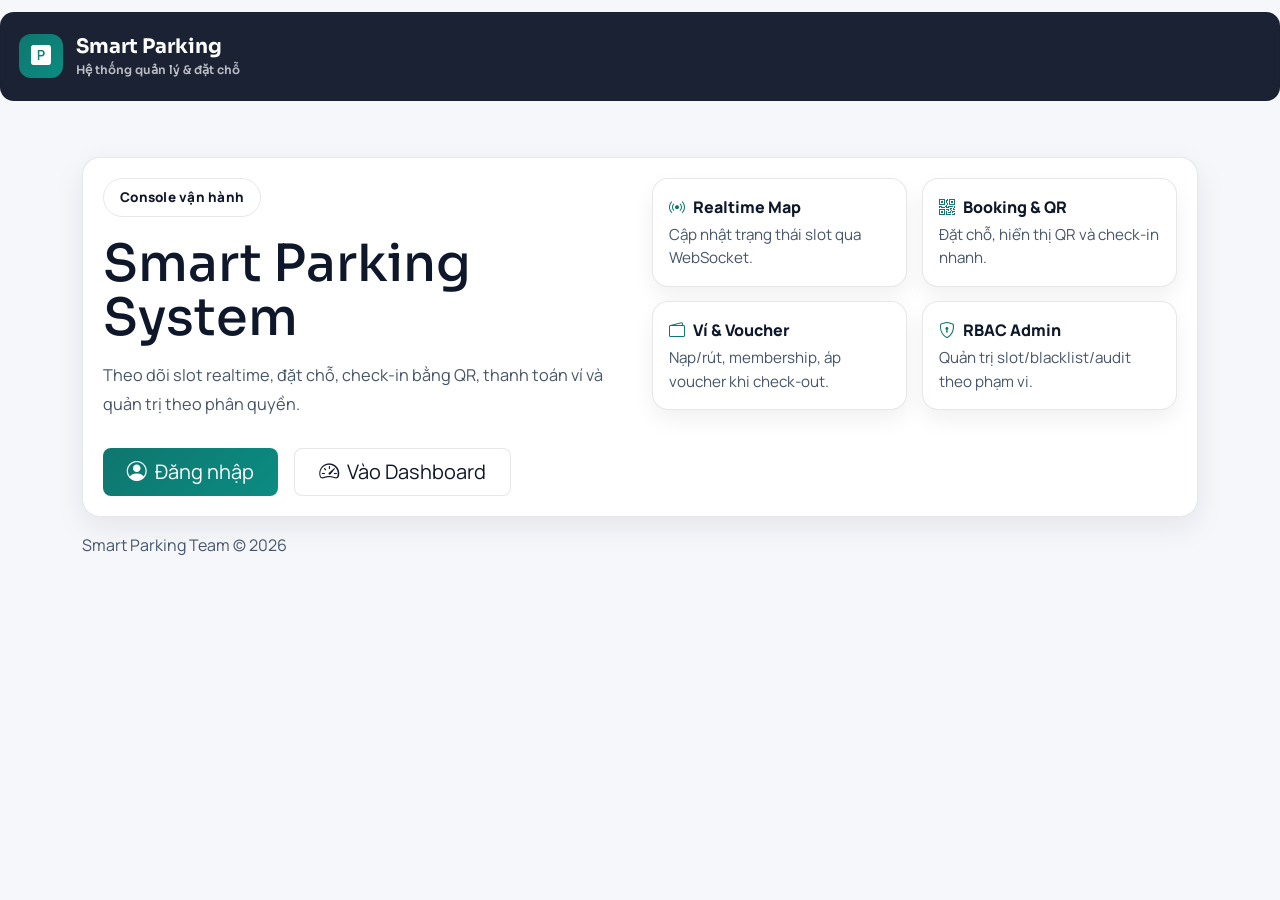
<file: frontend/index.html>
<!DOCTYPE html>
<html lang="vi">

<head>
    <meta charset="UTF-8">
    <meta name="viewport" content="width=device-width, initial-scale=1.0">
    <title>Smart Parking System</title>
    <link rel="preconnect" href="https://fonts.googleapis.com">
    <link rel="preconnect" href="https://fonts.gstatic.com" crossorigin>
    <link href="https://fonts.googleapis.com/css2?family=Manrope:wght@400;500;600;700;800&family=Sora:wght@600;700;800&display=swap" rel="stylesheet">
    <link href="https://cdn.jsdelivr.net/npm/bootstrap@5.3.0/dist/css/bootstrap.min.css" rel="stylesheet">
    <link rel="stylesheet" href="https://cdn.jsdelivr.net/npm/bootstrap-icons@1.11.0/font/bootstrap-icons.css">
    <link rel="icon" href="/assets/icon.svg" type="image/svg+xml">
    <link rel="manifest" href="manifest.json">
    <meta name="theme-color" content="#0d6efd">
    <link rel="stylesheet" href="css/style.css">
</head>

<body class="landing-page theme-minimal">

    <nav class="navbar navbar-expand-lg navbar-dark sticky-top dashboard-navbar app-topbar">
        <div class="container-fluid dashboard-navbar-inner">
            <a class="navbar-brand dashboard-brand" href="index.html">
                <span class="brand-mark"><i class="bi bi-p-square-fill"></i></span>
                <span>
                    <strong>Smart Parking</strong>
                    <small>Hệ thống quản lý & đặt chỗ</small>
                </span>
            </a>
        </div>
    </nav>

    <main class="landing-shell container py-4 py-lg-5 app-shell">
        <section class="app-surface">
            <div class="app-surface-body">
                <div class="row g-4 align-items-start">
                    <div class="col-lg-6">
                        <span class="eyebrow-pill">
                            Console vận hành
                        </span>
                        <h1 class="landing-title">Smart Parking System</h1>
                        <p class="landing-text">
                            Theo dõi slot realtime, đặt chỗ, check-in bằng QR, thanh toán ví và quản trị theo phân quyền.
                        </p>

                        <div class="landing-actions mb-0">
                            <button id="btnLogin" class="btn btn-brand btn-lg px-4">
                                <i class="bi bi-person-circle me-2"></i>Đăng nhập
                            </button>
                            <button id="btnDashboard" class="btn btn-ghost btn-lg px-4">
                                <i class="bi bi-speedometer2 me-2"></i>Vào Dashboard
                            </button>
                        </div>
                    </div>

                    <div class="col-lg-6">
                        <div class="module-grid">
                            <div class="module-card">
                                <div class="module-card-title"><i class="bi bi-broadcast"></i>Realtime Map</div>
                                <p class="module-card-desc">Cập nhật trạng thái slot qua WebSocket.</p>
                            </div>
                            <div class="module-card">
                                <div class="module-card-title"><i class="bi bi-qr-code"></i>Booking & QR</div>
                                <p class="module-card-desc">Đặt chỗ, hiển thị QR và check-in nhanh.</p>
                            </div>
                            <div class="module-card">
                                <div class="module-card-title"><i class="bi bi-wallet2"></i>Ví & Voucher</div>
                                <p class="module-card-desc">Nạp/rút, membership, áp voucher khi check-out.</p>
                            </div>
                            <div class="module-card">
                                <div class="module-card-title"><i class="bi bi-shield-lock"></i>RBAC Admin</div>
                                <p class="module-card-desc">Quản trị slot/blacklist/audit theo phạm vi.</p>
                            </div>
                        </div>
                    </div>
                </div>
            </div>
        </section>

        <footer class="landing-footer">
            <span>Smart Parking Team © 2026</span>
        </footer>
    </main>

    <script src="https://cdn.jsdelivr.net/npm/bootstrap@5.3.0/dist/js/bootstrap.bundle.min.js"></script>

    <!-- Shared config (API/route constants) -->
    <script src="js/config.js"></script>

    <!-- Navigation Logic -->
    <script>
        // Nút "Đăng Nhập"
        document.getElementById('btnLogin').addEventListener('click', function () {
            // Old (kept): window.location.href = '/login';
            window.location.href = (typeof FRONTEND_LOGIN_URL !== 'undefined' && FRONTEND_LOGIN_URL)
                ? FRONTEND_LOGIN_URL
                : 'login.html';
        });

        // Nút "Dashboard" - Kiểm tra auth trước
        document.getElementById('btnDashboard').addEventListener('click', function () {
            let user = null;

            try {
                user = JSON.parse(localStorage.getItem('user') || 'null');
            } catch (e) {
                localStorage.removeItem('user');
            }

            if (user && user.token) {
                // Đã đăng nhập -> Vào dashboard
                // Old (kept): window.location.href = '/dashboard';
                window.location.href = (typeof FRONTEND_DASHBOARD_URL !== 'undefined' && FRONTEND_DASHBOARD_URL)
                    ? FRONTEND_DASHBOARD_URL
                    : 'dashboard.html';
            } else {
                localStorage.removeItem('user');
                // Chưa đăng nhập -> Hỏi có muốn đăng nhập không
                if (confirm('Bạn cần đăng nhập để truy cập Dashboard.\n\nChuyển đến trang đăng nhập?')) {
                    // Old (kept): window.location.href = '/login';
                    window.location.href = (typeof FRONTEND_LOGIN_URL !== 'undefined' && FRONTEND_LOGIN_URL)
                        ? FRONTEND_LOGIN_URL
                        : 'login.html';
                }
            }
        });
    </script>
</body>

</html>
</file>
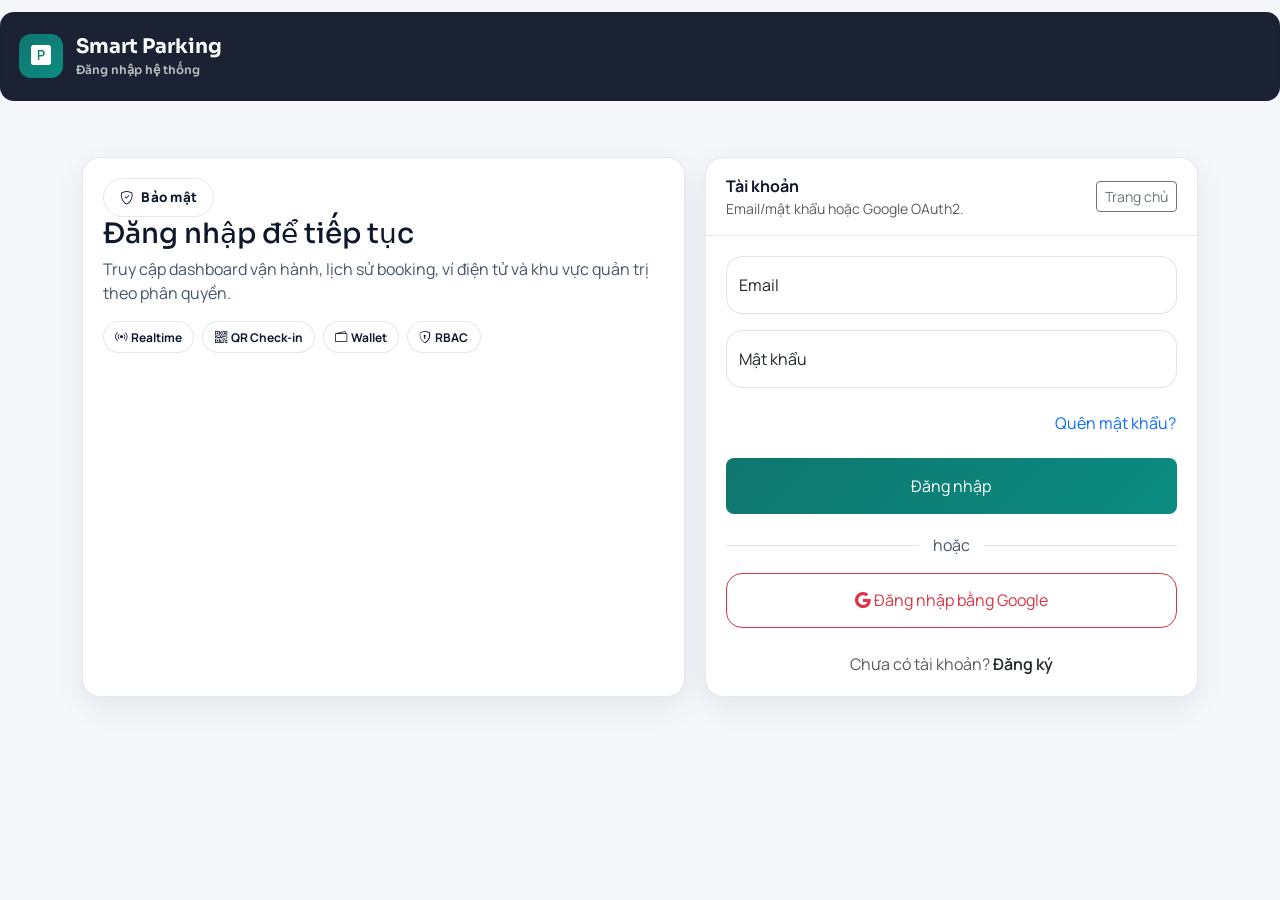
<file: frontend/login.html>
<!DOCTYPE html>
<html lang="vi">

<head>
    <meta charset="UTF-8">
    <meta name="viewport" content="width=device-width, initial-scale=1.0">
    <title>Đăng Nhập - Smart Parking</title>
    <link rel="preconnect" href="https://fonts.googleapis.com">
    <link rel="preconnect" href="https://fonts.gstatic.com" crossorigin>
    <link href="https://fonts.googleapis.com/css2?family=Manrope:wght@400;500;600;700;800&family=Sora:wght@600;700;800&display=swap" rel="stylesheet">
    <link href="https://cdn.jsdelivr.net/npm/bootstrap@5.3.0/dist/css/bootstrap.min.css" rel="stylesheet">
    <link rel="stylesheet" href="https://cdn.jsdelivr.net/npm/bootstrap-icons@1.11.0/font/bootstrap-icons.css">
    <link rel="icon" href="/assets/icon.svg" type="image/svg+xml">
    <link rel="manifest" href="manifest.json">
    <meta name="theme-color" content="#0d6efd">
    <link rel="stylesheet" href="css/style.css">
</head>

<body class="auth-page theme-minimal">

    <nav class="navbar navbar-expand-lg navbar-dark sticky-top dashboard-navbar app-topbar">
        <div class="container-fluid dashboard-navbar-inner">
            <a class="navbar-brand dashboard-brand" href="index.html">
                <span class="brand-mark"><i class="bi bi-p-square-fill"></i></span>
                <span>
                    <strong>Smart Parking</strong>
                    <small>Đăng nhập hệ thống</small>
                </span>
            </a>
        </div>
    </nav>

    <main class="auth-shell container py-4 py-lg-5 app-shell">
        <div class="auth-layout">
            <section class="auth-panel">
                <span class="eyebrow-pill"><i class="bi bi-shield-check"></i> Bảo mật</span>
                <h1 class="h3">Đăng nhập để tiếp tục</h1>
                <p>Truy cập dashboard vận hành, lịch sử booking, ví điện tử và khu vực quản trị theo phân quyền.</p>

                <div class="auth-badges">
                    <span class="badge rounded-pill"><i class="bi bi-broadcast me-1"></i>Realtime</span>
                    <span class="badge rounded-pill"><i class="bi bi-qr-code me-1"></i>QR Check-in</span>
                    <span class="badge rounded-pill"><i class="bi bi-wallet2 me-1"></i>Wallet</span>
                    <span class="badge rounded-pill"><i class="bi bi-shield-lock me-1"></i>RBAC</span>
                </div>
            </section>

            <section class="app-surface">
                <div class="app-surface-header">
                    <div>
                        <div class="fw-bold">Tài khoản</div>
                        <div class="text-muted small">Email/mật khẩu hoặc Google OAuth2.</div>
                    </div>
                    <a href="index.html" class="btn btn-outline-secondary btn-sm">Trang chủ</a>
                </div>
                <div class="app-surface-body">
                    <div class="card auth-card border-0">
                        <div class="card-body p-0">
                            <form id="loginForm">
                                <div class="form-floating mb-3">
                                    <input type="email" class="form-control auth-input" id="floatingInput" placeholder="name@example.com">
                                    <label for="floatingInput">Email</label>
                                </div>
                                <div class="form-floating mb-3">
                                    <input type="password" class="form-control auth-input" id="floatingPassword" placeholder="Password">
                                    <label for="floatingPassword">Mật khẩu</label>
                                </div>
                                <div class="d-flex justify-content-end mb-3">
                                    <button type="button" class="btn btn-link px-0 text-decoration-none" id="btnShowForgotPassword">Quên mật khẩu?</button>
                                </div>
                                <button class="btn btn-brand w-100 py-3 rounded-3" type="submit">Đăng nhập</button>
                            </form>

                            <form id="forgotPasswordForm" class="d-none">
                                <div class="form-floating mb-3">
                                    <input type="email" class="form-control auth-input" id="forgotEmail" placeholder="name@example.com">
                                    <label for="forgotEmail">Email</label>
                                </div>
                                <button class="btn btn-brand w-100 py-3 rounded-3" type="submit">Gửi yêu cầu reset</button>
                                <div class="text-center mt-3">
                                    <button type="button" class="btn btn-link text-decoration-none" id="btnShowResetPassword">Mình đã có token reset</button>
                                </div>
                                <div class="text-center">
                                    <button type="button" class="btn btn-link text-decoration-none" id="btnBackToLoginFromForgot">Quay lại đăng nhập</button>
                                </div>
                            </form>

                            <form id="resetPasswordForm" class="d-none">
                                <div class="form-floating mb-3">
                                    <input type="email" class="form-control auth-input" id="resetEmail" placeholder="name@example.com">
                                    <label for="resetEmail">Email</label>
                                </div>
                                <div class="form-floating mb-3">
                                    <input type="text" class="form-control auth-input" id="resetToken" placeholder="Token">
                                    <label for="resetToken">Token reset</label>
                                </div>
                                <div class="form-floating mb-3">
                                    <input type="password" class="form-control auth-input" id="resetNewPassword" placeholder="Mật khẩu mới">
                                    <label for="resetNewPassword">Mật khẩu mới</label>
                                </div>
                                <div class="form-floating mb-3">
                                    <input type="password" class="form-control auth-input" id="resetConfirmPassword" placeholder="Xác nhận mật khẩu">
                                    <label for="resetConfirmPassword">Xác nhận mật khẩu</label>
                                </div>
                                <button class="btn btn-brand w-100 py-3 rounded-3" type="submit">Đặt lại mật khẩu</button>
                                <div class="text-center mt-3">
                                    <button type="button" class="btn btn-link text-decoration-none" id="btnBackToLoginFromReset">Quay lại đăng nhập</button>
                                </div>
                            </form>

                            <div class="auth-divider"><span>hoặc</span></div>

                            <a id="googleLoginBtn" class="btn btn-outline-danger w-100 auth-google-btn" href="/oauth2/authorization/google">
                                <i class="bi bi-google"></i> Đăng nhập bằng Google
                            </a>

                            <div class="text-center mt-4">
                                <span class="text-muted">Chưa có tài khoản?</span>
                                <a href="register.html" class="text-decoration-none fw-semibold">Đăng ký</a>
                            </div>
                        </div>
                    </div>
                </div>
            </section>
        </div>
    </main>

    <!-- Bootstrap JS -->
    <script src="https://cdn.jsdelivr.net/npm/bootstrap@5.3.0/dist/js/bootstrap.bundle.min.js"></script>

    <!-- Config -->
    <script src="js/config.js?v=20260318e"></script>

    <!-- Auth Logic -->
    <script src="js/auth.js?v=20260318e"></script>

    <!-- Thông báo khi bị redirect do token hết hạn -->
    <script>
        document.addEventListener('DOMContentLoaded', function () {
            const params = new URLSearchParams(window.location.search);
            const reason = params.get('reason');
            const oauth2Error = params.get('error');

            function prependAlert(type, html) {
                const container = document.querySelector('.card-body') || document.querySelector('main');
                if (!container) {
                    return;
                }

                const alert = document.createElement('div');
                alert.className = `alert alert-${type} alert-dismissible fade show mt-2`;
                alert.innerHTML = `${html}<button type="button" class="btn-close" data-bs-dismiss="alert"></button>`;
                container.insertBefore(alert, container.firstChild);
            }

            if (reason === 'expired') {
                prependAlert('warning', '<i class="bi bi-exclamation-triangle me-1"></i><strong>Phiên đăng nhập hết hạn.</strong> Vui lòng đăng nhập lại.');
            }

            if (oauth2Error === 'oauth2') {
                prependAlert('danger', '<i class="bi bi-google me-1"></i><strong>Đăng nhập Google thất bại.</strong> Vui lòng thử lại và kiểm tra cấu hình OAuth2 callback.');
            }

            if (oauth2Error === 'oauth2_db') {
                prependAlert('danger', '<i class="bi bi-database-exclamation me-1"></i><strong>Đăng nhập Google lỗi khi lưu user.</strong> Kiểm tra log backend và schema bảng users.');
            }

            if (oauth2Error === 'disabled') {
                prependAlert('danger', '<i class="bi bi-slash-circle me-1"></i><strong>Tài khoản đã bị vô hiệu hóa.</strong> Vui lòng liên hệ quản trị viên.');
            }

            try {
                const debugReason = sessionStorage.getItem('sp_auth_redirect_reason');
                if (debugReason) {
                    prependAlert('info', `<i class="bi bi-bug me-1"></i><strong>Auth debug:</strong> ${debugReason}`);
                    sessionStorage.removeItem('sp_auth_redirect_reason');
                }
            } catch (e) {
                // ignore
            }
        });
    </script>

</body>

</html>
</file>
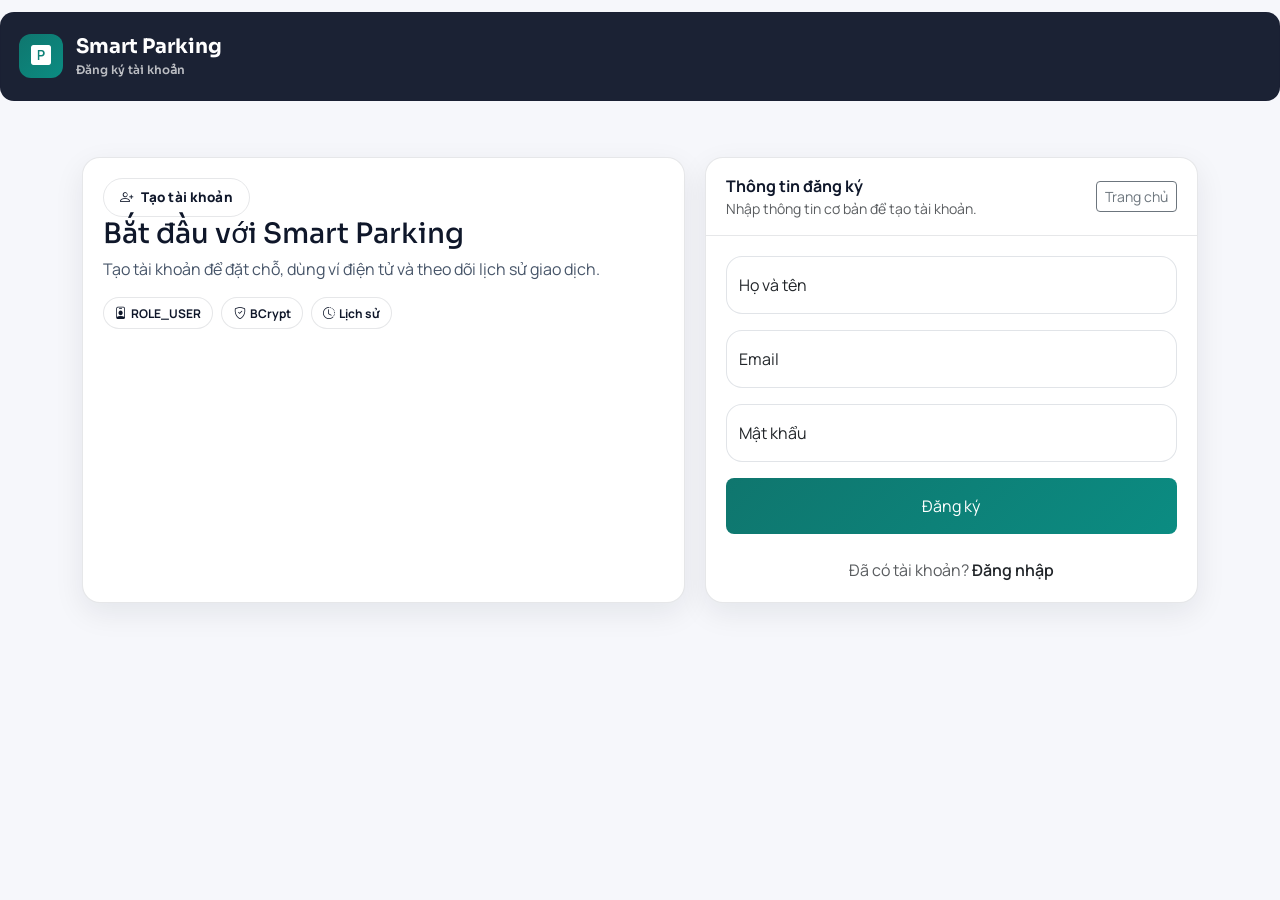
<file: frontend/register.html>
<!DOCTYPE html>
<html lang="vi">

<head>
    <meta charset="UTF-8">
    <meta name="viewport" content="width=device-width, initial-scale=1.0">
    <title>Đăng Ký - Smart Parking</title>
    <link rel="preconnect" href="https://fonts.googleapis.com">
    <link rel="preconnect" href="https://fonts.gstatic.com" crossorigin>
    <link href="https://fonts.googleapis.com/css2?family=Manrope:wght@400;500;600;700;800&family=Sora:wght@600;700;800&display=swap" rel="stylesheet">
    <link href="https://cdn.jsdelivr.net/npm/bootstrap@5.3.0/dist/css/bootstrap.min.css" rel="stylesheet">
    <link rel="stylesheet" href="https://cdn.jsdelivr.net/npm/bootstrap-icons@1.11.0/font/bootstrap-icons.css">
    <link rel="icon" href="/assets/icon.svg" type="image/svg+xml">
    <link rel="manifest" href="manifest.json">
    <meta name="theme-color" content="#0d6efd">
    <link rel="stylesheet" href="css/style.css">
</head>

<body class="auth-page theme-minimal">

    <nav class="navbar navbar-expand-lg navbar-dark sticky-top dashboard-navbar app-topbar">
        <div class="container-fluid dashboard-navbar-inner">
            <a class="navbar-brand dashboard-brand" href="index.html">
                <span class="brand-mark"><i class="bi bi-p-square-fill"></i></span>
                <span>
                    <strong>Smart Parking</strong>
                    <small>Đăng ký tài khoản</small>
                </span>
            </a>
        </div>
    </nav>

    <main class="auth-shell container py-4 py-lg-5 app-shell">
        <div class="auth-layout">
            <section class="auth-panel">
                <span class="eyebrow-pill"><i class="bi bi-person-plus"></i> Tạo tài khoản</span>
                <h1 class="h3">Bắt đầu với Smart Parking</h1>
                <p>Tạo tài khoản để đặt chỗ, dùng ví điện tử và theo dõi lịch sử giao dịch.</p>

                <div class="auth-badges">
                    <span class="badge rounded-pill"><i class="bi bi-person-badge me-1"></i>ROLE_USER</span>
                    <span class="badge rounded-pill"><i class="bi bi-shield-check me-1"></i>BCrypt</span>
                    <span class="badge rounded-pill"><i class="bi bi-clock-history me-1"></i>Lịch sử</span>
                </div>
            </section>

            <section class="app-surface">
                <div class="app-surface-header">
                    <div>
                        <div class="fw-bold">Thông tin đăng ký</div>
                        <div class="text-muted small">Nhập thông tin cơ bản để tạo tài khoản.</div>
                    </div>
                    <a href="index.html" class="btn btn-outline-secondary btn-sm">Trang chủ</a>
                </div>
                <div class="app-surface-body">
                    <div class="card auth-card border-0">
                        <div class="card-body p-0">
                            <form id="registerForm">
                                <div class="form-floating mb-3">
                                    <input type="text" class="form-control auth-input" id="fullName" placeholder="Nguyễn Văn A" required>
                                    <label for="fullName">Họ và tên</label>
                                </div>

                                <div class="form-floating mb-3">
                                    <input type="email" class="form-control auth-input" id="email" placeholder="name@example.com" required>
                                    <label for="email">Email</label>
                                </div>

                                <div class="form-floating mb-3">
                                    <input type="password" class="form-control auth-input" id="password" placeholder="Password" required>
                                    <label for="password">Mật khẩu</label>
                                </div>

                                <button class="btn btn-brand w-100 py-3 rounded-3" type="submit">Đăng ký</button>
                            </form>

                            <div class="text-center mt-4">
                                <span class="text-muted">Đã có tài khoản?</span>
                                <a href="login.html" class="text-decoration-none fw-semibold">Đăng nhập</a>
                            </div>
                        </div>
                    </div>
                </div>
            </section>
        </div>
    </main>

    <script src="https://cdn.jsdelivr.net/npm/bootstrap@5.3.0/dist/js/bootstrap.bundle.min.js"></script>
    <script src="js/config.js"></script>
    <script src="js/auth.js"></script>
</body>

</html>
</file>
<file: frontend/css/style.css>
/**
 * CSS cho Smart Parking Dashboard
 * Tính năng #5 - Real-time Map Update (UI)
 *
 * Note (Mar 2026): File đã được tinh gọn theo usage hiện tại.
 * - Giữ nguyên JS/APIs, chỉ tập trung theme-minimal và các selector đang được dùng.
 */

:root {
    --brand-ink: #0c2340;
    --brand-ink-soft: #314a67;
    --brand-accent: #0f766e;
    --brand-accent-strong: #115e59;
    --brand-card: rgba(255, 255, 255, 0.78);
    --brand-line: rgba(12, 35, 64, 0.1);
    --brand-shadow: 0 24px 70px rgba(16, 41, 63, 0.16);
}

html {
    scroll-behavior: smooth;
}

body {
    font-family: 'Manrope', sans-serif;
    color: var(--brand-ink);
    min-height: 100vh;
    background: #f6f7fb;
}

h1,
h2,
h3,
h4,
h5,
h6,
.navbar-brand,
.landing-title {
    font-family: 'Sora', sans-serif;
}

a {
    color: inherit;
}

.landing-page,
.auth-page,
.dashboard-page {
    position: relative;
    overflow-x: hidden;
}

.landing-shell,
.auth-shell,
.dashboard-shell,
.dashboard-navbar {
    position: relative;
    z-index: 1;
}

/* ============================================
   Landing/Auth shared components
   ============================================ */

.eyebrow-pill {
    display: inline-flex;
    align-items: center;
    gap: 0.5rem;
    padding: 0.55rem 1rem;
    border-radius: 999px;
    background: transparent;
    color: var(--brand-ink);
    font-size: 0.84rem;
    font-weight: 800;
    letter-spacing: 0.02em;
    border: 1px solid var(--brand-line);
}

.btn-brand {
    background: linear-gradient(135deg, var(--brand-accent) 0%, #0b8c82 100%);
    border: 0;
    color: #fff;
    box-shadow: none;
}

.btn-brand:hover,
.btn-brand:focus {
    color: #fff;
    background: linear-gradient(135deg, #0d675f 0%, #08786f 100%);
}

.btn-ghost {
    background: #fff;
    border: 1px solid var(--brand-line);
    color: var(--brand-ink);
}

.btn-ghost:hover,
.btn-ghost:focus {
    background: #fff;
    color: var(--brand-ink);
}

.landing-title {
    margin: 1.25rem 0 1rem;
    font-size: clamp(2rem, 4vw, 3.2rem);
    line-height: 1.05;
}

.landing-text {
    color: var(--brand-ink-soft);
    font-size: 1.02rem;
    line-height: 1.8;
}

.landing-actions {
    display: flex;
    flex-wrap: wrap;
    gap: 1rem;
    margin: 1.75rem 0 2rem;
}

.landing-footer {
    display: flex;
    justify-content: space-between;
    flex-wrap: wrap;
    gap: 0.75rem;
    padding: 1rem 0 0;
    color: var(--brand-ink-soft);
}

/* Auth form bits (login/register) */
.auth-card {
    background: #ffffff;
}

.auth-input,
.auth-card .form-control,
.auth-card .form-select,
.dashboard-form-card .form-control,
.dashboard-form-card .form-select {
    border-radius: 16px;
    border-color: rgba(12, 35, 64, 0.12);
}

.auth-divider {
    position: relative;
    text-align: center;
    margin: 1.2rem 0 1rem;
}

.auth-divider::before {
    content: '';
    position: absolute;
    top: 50%;
    left: 0;
    right: 0;
    height: 1px;
    background: rgba(12, 35, 64, 0.12);
}

.auth-divider span {
    position: relative;
    z-index: 1;
    display: inline-block;
    padding: 0 0.9rem;
    background: #ffffff;
    color: var(--brand-ink-soft);
}

.auth-google-btn {
    border-radius: 16px;
    padding: 0.9rem 1rem;
}

/* ============================================
   Dashboard navbar + cards
   ============================================ */

.dashboard-navbar {
    padding-top: 1rem;
}

.dashboard-navbar-inner {
    background: rgba(15, 23, 42, 0.95);
    border: 1px solid rgba(15, 23, 42, 0.08);
    border-radius: 14px;
    padding: 0.9rem 1.1rem;
    box-shadow: none;
}

.dashboard-brand {
    display: inline-flex;
    align-items: center;
    gap: 0.85rem;
    color: #fff;
    text-decoration: none;
}

.dashboard-brand small {
    display: block;
    color: rgba(255, 255, 255, 0.7);
    font-size: 0.74rem;
    font-weight: 600;
}

.brand-mark {
    width: 44px;
    height: 44px;
    border-radius: 12px;
    display: grid;
    place-items: center;
    background: linear-gradient(135deg, var(--brand-accent) 0%, #0b8c82 100%);
    font-size: 1.25rem;
}

.dashboard-navbar .navbar-nav .nav-link {
    color: rgba(255, 255, 255, 0.78);
    font-weight: 600;
}

.dashboard-navbar .navbar-nav .nav-link.active,
.dashboard-navbar .navbar-nav .nav-link:hover {
    color: #fff;
}

.dashboard-userbar {
    gap: 1rem;
}

.userbar-copy {
    display: flex;
    flex-direction: column;
    align-items: flex-end;
}

.userbar-label {
    color: rgba(255, 255, 255, 0.7);
    font-size: 0.85rem;
}

.dashboard-card {
    border-radius: 16px;
    border: 1px solid var(--brand-line);
    background: #ffffff;
    box-shadow: var(--brand-shadow);
}

.dashboard-card-header {
    background: transparent;
    border-bottom: 1px solid var(--brand-line);
}

.dashboard-map-body {
    background: #ffffff;
}

.legend-group .badge {
    padding: 0.6rem 0.8rem;
}

.dashboard-side-header {
    border-bottom: 1px solid var(--brand-line);
}

.dashboard-side-body {
    background: #ffffff;
}

.side-section-block,
.wallet-summary-card,
.membership-card,
.dashboard-form-card {
    border-radius: 16px;
}

.side-section-block,
.dashboard-form-card {
    padding: 1rem;
    background: #ffffff;
    border: 1px solid rgba(12, 35, 64, 0.08);
}

.wallet-summary-card {
    /* Wallet summary is rendered with a light background (bg-light in HTML).
       Keep text dark to avoid white-on-light contrast issues. */
    background: #f8f9fa;
    color: #0f172a;
    border: 1px solid rgba(12, 35, 64, 0.08);
}

.wallet-summary-card .text-muted,
.wallet-summary-card .small,
.wallet-summary-card #membershipSummaryText {
    color: rgba(15, 23, 42, 0.72) !important;
}

.membership-card {
    border-color: rgba(12, 35, 64, 0.08) !important;
    box-shadow: inset 0 1px 0 rgba(255, 255, 255, 0.7);
}

.admin-console-card {
    overflow: hidden;
}

.admin-console-header {
    background: #0f172a !important;
}

.admin-console-body {
    background: #ffffff;
}

/* ============================================
   Parking slot styles
   ============================================ */

.parking-slot {
    width: 124px;
    height: 104px;
    border: 1px solid rgba(12, 35, 64, 0.08);
    border-radius: 16px;
    display: flex;
    flex-direction: column;
    align-items: center;
    justify-content: center;
    cursor: pointer;
    transition: transform 0.15s ease, border-color 0.15s ease;
    font-weight: 500;
    box-shadow: none;
}

.parking-slot:hover {
    transform: translateY(-2px);
}

.slot-name {
    font-size: 1rem;
    font-weight: 800;
    font-family: 'Sora', sans-serif;
    margin-bottom: 0.3rem;
}

.slot-status {
    font-size: 0.72rem;
    text-transform: uppercase;
    letter-spacing: 0.08em;
}

.slot-available {
    background: linear-gradient(135deg, #d8f6ed 0%, #bcebdc 100%);
    border-color: rgba(22, 163, 74, 0.32);
    color: #155724;
}

.slot-available:hover {
    background: linear-gradient(135deg, #ccf4e5 0%, #afe3d1 100%);
    border-color: rgba(22, 163, 74, 0.42);
}

.slot-reserved {
    background: linear-gradient(135deg, #fff2c9 0%, #ffe0a0 100%);
    border-color: rgba(245, 158, 11, 0.38);
    color: #856404;
    cursor: not-allowed;
}

.slot-occupied {
    background: linear-gradient(135deg, #ffd9d9 0%, #ffbdbd 100%);
    border-color: rgba(220, 53, 69, 0.35);
    color: #721c24;
    cursor: not-allowed;
}

.slot-maintenance {
    background: linear-gradient(135deg, #edf0f4 0%, #dde3ea 100%);
    border-color: rgba(108, 117, 125, 0.28);
    color: #383d41;
    cursor: not-allowed;
}

@keyframes pulse {
    0%,
    100% {
        opacity: 1;
    }

    50% {
        opacity: 0.7;
    }
}

.parking-slot.updating {
    animation: pulse 1s ease-in-out;
}

.parking-slot.slot-selected {
    outline: 3px solid #0d6efd;
    outline-offset: 2px;
    transform: scale(1.06);
}

/* ============================================
   Booking/QR/UI helpers
   ============================================ */

.booking-card {
    border: 1px solid rgba(0, 0, 0, 0.08);
    font-size: 0.82rem;
    transition: box-shadow 0.2s ease;
    border-radius: 18px;
    background: rgba(255, 255, 255, 0.78);
}

.booking-card:hover {
    box-shadow: 0 2px 8px rgba(0, 0, 0, 0.12);
}

.btn-xs {
    font-size: 0.7rem;
    padding: 2px 6px;
    line-height: 1.4;
}

.qr-container {
    width: 230px;
    height: 230px;
    display: flex;
    align-items: center;
    justify-content: center;
    background: linear-gradient(180deg, #fdfefe 0%, #eef5f7 100%);
    border-radius: 20px;
    border: 2px dashed rgba(12, 35, 64, 0.18);
}

.qr-placeholder {
    text-align: center;
    color: #adb5bd;
}

#bookingHistoryList {
    max-height: 420px;
    overflow-y: auto;
    scrollbar-width: thin;
}

#sidebarTabs .nav-link {
    font-size: 0.85rem;
    padding: 0.65rem 0.9rem;
    border: 0;
    color: var(--brand-ink-soft);
}

#sidebarTabs .nav-link.active {
    background: transparent;
    color: var(--brand-ink);
    box-shadow: inset 0 -2px 0 var(--brand-accent);
}

.modal-content {
    border: 0;
    border-radius: 16px;
    overflow: hidden;
    box-shadow: var(--brand-shadow);
}

.toast {
    border-radius: 18px;
}

/* ============================================
   Theme: minimal (used across pages)
   ============================================ */

.theme-minimal {
    --brand-ink: #0f172a;
    --brand-ink-soft: #475569;
    --brand-accent: #0f766e;
    --brand-accent-strong: #0f766e;
    --brand-card: #ffffff;
    --brand-line: rgba(15, 23, 42, 0.10);
    --brand-shadow: 0 10px 30px rgba(15, 23, 42, 0.08);

    color: var(--brand-ink);
    background: #f6f7fb;
}

.theme-minimal .dashboard-navbar {
    padding-top: 0.75rem;
}

/* Minimal layout helpers for a more "system" look */
.theme-minimal .app-topbar {
    padding-top: 0.75rem;
}

.theme-minimal .app-shell {
    padding-top: 1.25rem;
}

.theme-minimal .app-surface {
    background: #ffffff;
    border: 1px solid var(--brand-line);
    border-radius: 18px;
    box-shadow: var(--brand-shadow);
}

.theme-minimal .app-surface-header {
    padding: 1rem 1.25rem;
    border-bottom: 1px solid var(--brand-line);
    display: flex;
    align-items: center;
    justify-content: space-between;
    gap: 1rem;
}

.theme-minimal .app-surface-body {
    padding: 1.25rem;
}

.theme-minimal .module-grid {
    display: grid;
    grid-template-columns: repeat(2, minmax(0, 1fr));
    gap: 0.9rem;
}

.theme-minimal .module-card {
    border: 1px solid var(--brand-line);
    border-radius: 16px;
    background: #fff;
    padding: 1rem;
    box-shadow: 0 10px 22px rgba(15, 23, 42, 0.06);
}

.theme-minimal .module-card-title {
    font-weight: 800;
    margin-bottom: 0.25rem;
    display: flex;
    align-items: center;
    gap: 0.5rem;
}

.theme-minimal .module-card-title i {
    color: var(--brand-accent);
}

.theme-minimal .module-card-desc {
    color: var(--brand-ink-soft);
    margin-bottom: 0;
    font-size: 0.95rem;
    line-height: 1.55;
}

.theme-minimal .auth-layout {
    display: grid;
    grid-template-columns: 1.1fr 0.9fr;
    gap: 1.25rem;
}

.theme-minimal .auth-panel {
    border: 1px solid var(--brand-line);
    border-radius: 18px;
    background: #ffffff;
    padding: 1.25rem;
    box-shadow: var(--brand-shadow);
}

.theme-minimal .auth-panel h1 {
    margin: 0 0 0.4rem;
}

.theme-minimal .auth-panel p {
    margin: 0;
    color: var(--brand-ink-soft);
}

.theme-minimal .auth-badges {
    display: flex;
    flex-wrap: wrap;
    gap: 0.5rem;
    margin-top: 1rem;
}

.theme-minimal .auth-badges .badge {
    border: 1px solid var(--brand-line);
    background: #fff;
    color: var(--brand-ink);
    font-weight: 700;
    padding: 0.55rem 0.7rem;
}

@media (max-width: 991.98px) {
    .userbar-copy {
        align-items: flex-start;
    }

    .theme-minimal .auth-layout {
        grid-template-columns: 1fr;
    }

    .theme-minimal .module-grid {
        grid-template-columns: 1fr;
    }
}

@media (max-width: 768px) {
    .landing-actions {
        flex-direction: column;
    }

    .landing-actions .btn,
    .dashboard-userbar .btn {
        width: 100%;
    }

    .landing-footer {
        flex-direction: column;
    }

    .parking-slot {
        width: 74px;
        height: 74px;
        border-radius: 14px;
    }

    .slot-name {
        font-size: 0.82rem;
    }

    .slot-status {
        font-size: 0.55rem;
    }
}
</file>
